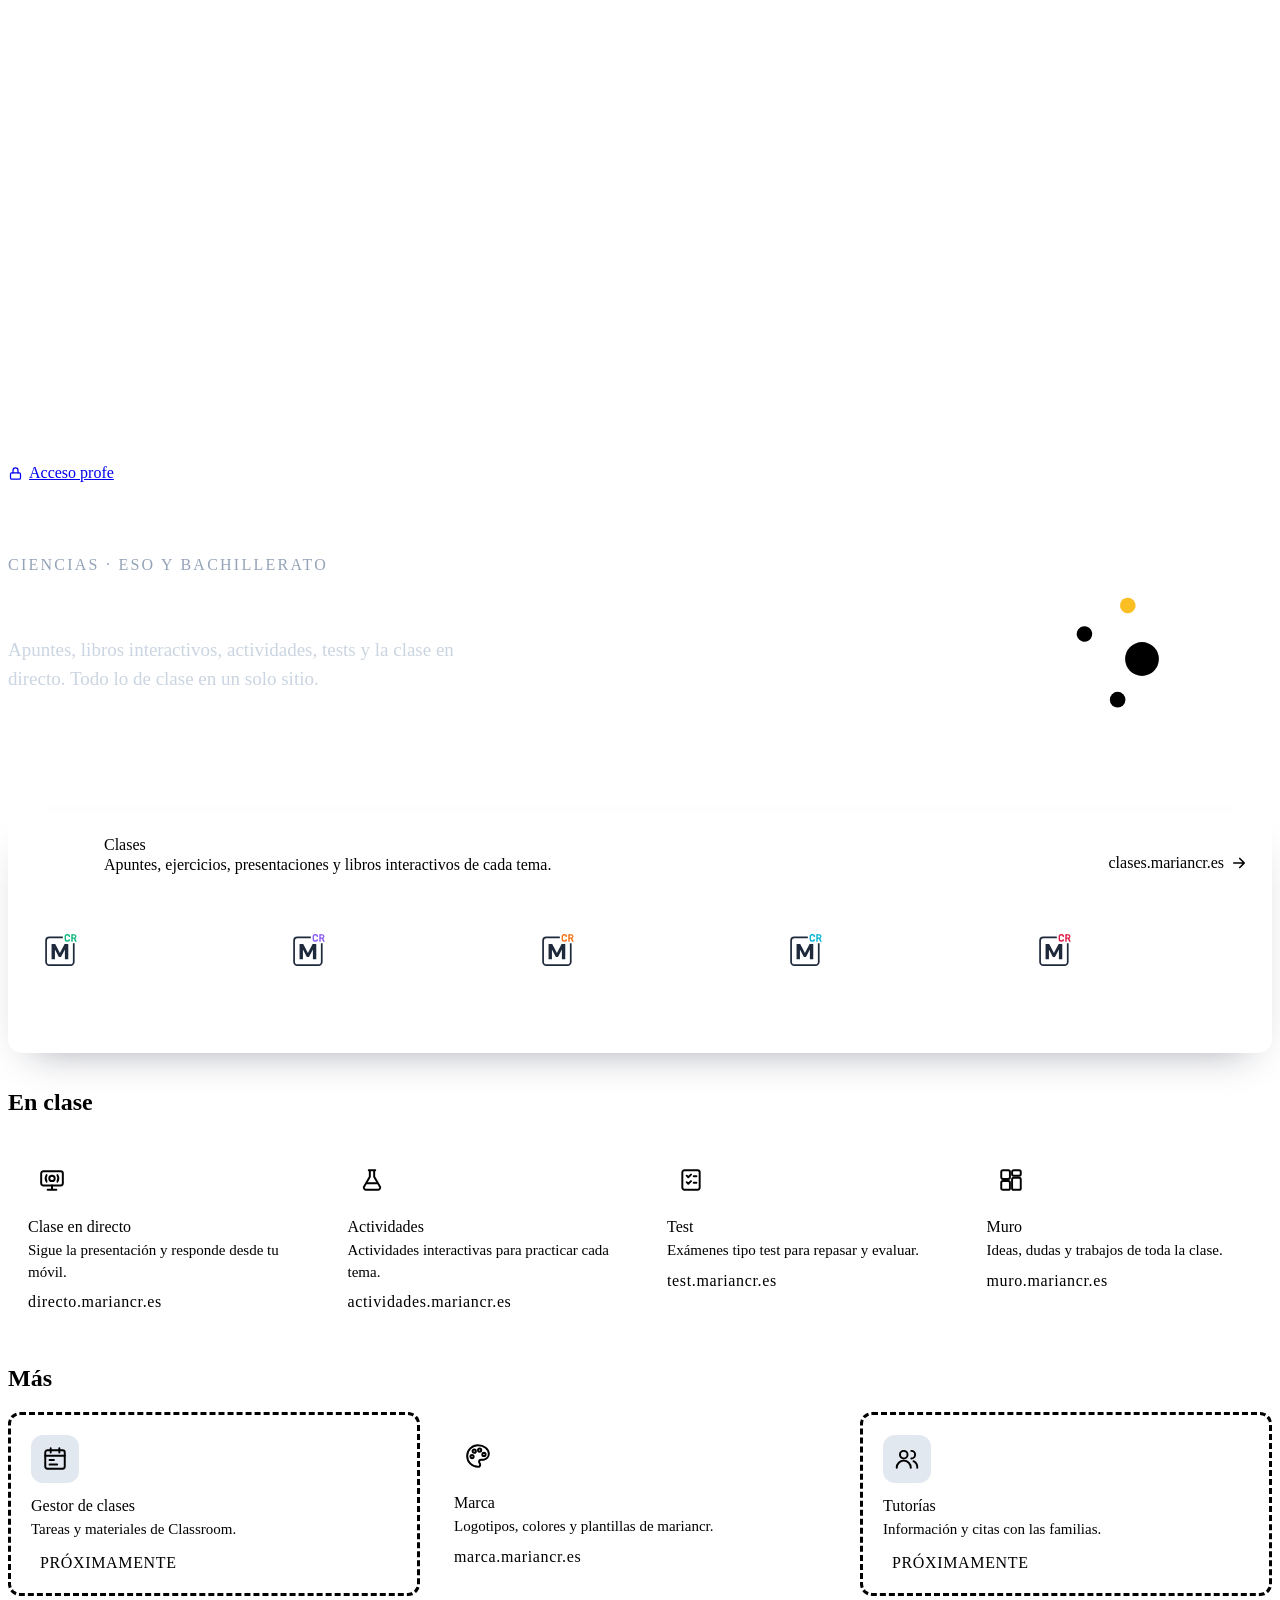
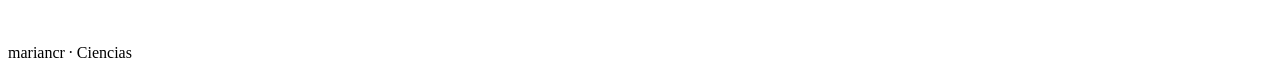
<file: index.html>
<!doctype html>
<html lang="es">
<head>
<meta charset="utf-8">
<meta name="viewport" content="width=device-width,initial-scale=1">
<title>mariancr · Ciencias</title>
<meta name="description" content="Clases, actividades, tests y herramientas de Ciencias para ESO y Bachillerato.">
<meta name="theme-color" content="#1E293B">
<link rel="icon" href="/favicon.ico" sizes="any">
<link rel="icon" href="/favicon.svg" type="image/svg+xml">
<link rel="apple-touch-icon" href="/apple-touch-icon.png">
<link rel="stylesheet" href="https://marca.mariancr.es/mariancr.css">
<link rel="stylesheet" href="/css/web.css">
<link rel="stylesheet" href="/css/portada.css">
</head>
<body class="mcr mcr-app curso-general">
<header class="mcr-barra"><a class="mcr-barra__marca" href="/"><img src="/img/logo-negativo.svg" alt="mariancr"></a>
  <div class="mcr-barra__usuario"><a class="mcr-btn mcr-btn--peq" href="/profe"><svg viewBox="0 0 24 24" aria-hidden="true"><rect x="4" y="11" width="16" height="10" rx="2"/><path d="M8 11V7a4 4 0 0 1 8 0v4"/></svg>Acceso profe</a></div></header>

<section class="mcr-trama-banda heroe"><div class="mcr-contenedor heroe__in">
  <div class="heroe__txt">
    <div class="ojo">Ciencias · ESO y Bachillerato</div>
    <h1>Aprende ciencia<br>a tu ritmo</h1>
    <p>Apuntes, libros interactivos, actividades, tests y la clase en directo. Todo lo de clase en un solo sitio.</p>
    <div class="heroe__acc"><a class="mcr-btn mcr-btn--prim" href="https://clases.mariancr.es/">Ir a Clases <svg class="flecha-ir" viewBox="0 0 24 24" aria-hidden="true"><path d="M5 12h14M13 6l6 6-6 6"/></svg></a><a class="mcr-btn" href="https://directo.mariancr.es/">Clase en directo</a></div>
  </div>
  <svg class="heroe__atomo" viewBox="0 0 200 200" aria-hidden="true">
    <ellipse class="o o1" cx="100" cy="100" rx="88" ry="32"/><ellipse class="o o2" cx="100" cy="100" rx="88" ry="32" transform="rotate(60 100 100)"/><ellipse class="o o3" cx="100" cy="100" rx="88" ry="32" transform="rotate(120 100 100)"/>
    <circle class="n" cx="100" cy="100" r="13"/>
    <g transform="rotate(0 100 100)"><circle class="e e1" r="6"><animateMotion dur="6s" repeatCount="indefinite" path="M12,100 a88,32 0 1,0 176,0 a88,32 0 1,0 -176,0"/></circle></g><g transform="rotate(60 100 100)"><circle class="e e2" r="6"><animateMotion dur="8s" repeatCount="indefinite" path="M12,100 a88,32 0 1,0 176,0 a88,32 0 1,0 -176,0"/></circle></g><g transform="rotate(120 100 100)"><circle class="e e3" r="6"><animateMotion dur="7s" repeatCount="indefinite" path="M12,100 a88,32 0 1,0 176,0 a88,32 0 1,0 -176,0"/></circle></g>
  </svg>
</div></section>

<main class="mcr-contenedor portada">
  <section class="clases" aria-labelledby="t-clases">
    <div class="clases__cab">
      <span class="tool__ico"><svg viewBox="0 0 24 24" aria-hidden="true"><path d="M4 5.5A2.5 2.5 0 0 1 6.5 3H20v15H6.5A2.5 2.5 0 0 0 4 20.5z"/><path d="M4 20.5A2.5 2.5 0 0 0 6.5 23H20v-5"/><path d="M8 7h8M8 11h6"/></svg></span>
      <div><h2 id="t-clases">Clases</h2><p>Apuntes, ejercicios, presentaciones y libros interactivos de cada tema.</p></div>
      <a class="clases__todo" href="https://clases.mariancr.es/">clases.mariancr.es <svg class="flecha-ir" viewBox="0 0 24 24" aria-hidden="true"><path d="M5 12h14M13 6l6 6-6 6"/></svg></a>
    </div>
    <nav class="cursos" aria-label="Elige tu curso"><a class="curso curso-1eso" href="https://clases.mariancr.es/1eso-biogeo"><img src="/img/simbolo-1eso.svg" alt=""><span class="curso__n">1.º ESO</span><span class="curso__m">Biología y Geología</span><svg class="flecha-ir" viewBox="0 0 24 24" aria-hidden="true"><path d="M5 12h14M13 6l6 6-6 6"/></svg></a><a class="curso curso-2eso" href="https://clases.mariancr.es/2eso-fyq"><img src="/img/simbolo-2eso.svg" alt=""><span class="curso__n">2.º ESO</span><span class="curso__m">Física y Química</span><svg class="flecha-ir" viewBox="0 0 24 24" aria-hidden="true"><path d="M5 12h14M13 6l6 6-6 6"/></svg></a><a class="curso curso-4eso" href="https://clases.mariancr.es/4eso-fyq"><img src="/img/simbolo-4eso.svg" alt=""><span class="curso__n">4.º ESO</span><span class="curso__m">Física y Química</span><svg class="flecha-ir" viewBox="0 0 24 24" aria-hidden="true"><path d="M5 12h14M13 6l6 6-6 6"/></svg></a><a class="curso curso-1bach" href="https://clases.mariancr.es/1bach-fyq"><img src="/img/simbolo-1bach.svg" alt=""><span class="curso__n">1.º Bach</span><span class="curso__m">Física y Química</span><svg class="flecha-ir" viewBox="0 0 24 24" aria-hidden="true"><path d="M5 12h14M13 6l6 6-6 6"/></svg></a><a class="curso curso-2bach" href="https://clases.mariancr.es/2bach-quimica"><img src="/img/simbolo-2bach.svg" alt=""><span class="curso__n">2.º Bach</span><span class="curso__m">Química</span><svg class="flecha-ir" viewBox="0 0 24 24" aria-hidden="true"><path d="M5 12h14M13 6l6 6-6 6"/></svg></a></nav>
  </section>

  <h2 class="mcr-seccion">En clase</h2>
  <div class="tools"><a class="tool curso-general" href="https://directo.mariancr.es/"><span class="tool__ico"><svg viewBox="0 0 24 24" aria-hidden="true"><rect x="2" y="4" width="20" height="13" rx="2"/><path d="M8 21h8M12 17v4"/><circle cx="12" cy="10.5" r="2.5"/><path d="M7 7.5a6 6 0 0 0 0 6M17 7.5a6 6 0 0 1 0 6"/></svg></span><span class="tool__txt"><b>Clase en directo</b><span>Sigue la presentación y responde desde tu móvil.</span><small>directo.mariancr.es</small></span><svg class="flecha-ir" viewBox="0 0 24 24" aria-hidden="true"><path d="M5 12h14M13 6l6 6-6 6"/></svg></a><a class="tool curso-1eso" href="https://actividades.mariancr.es/"><span class="tool__ico"><svg viewBox="0 0 24 24" aria-hidden="true"><path d="M9 3h6M10 3v6l-5.5 9.5A2 2 0 0 0 6.2 21h11.6a2 2 0 0 0 1.7-2.5L14 9V3"/><path d="M7.5 15h9"/></svg></span><span class="tool__txt"><b>Actividades</b><span>Actividades interactivas para practicar cada tema.</span><small>actividades.mariancr.es</small></span><svg class="flecha-ir" viewBox="0 0 24 24" aria-hidden="true"><path d="M5 12h14M13 6l6 6-6 6"/></svg></a><a class="tool curso-4eso" href="https://test.mariancr.es/"><span class="tool__ico"><svg viewBox="0 0 24 24" aria-hidden="true"><rect x="4" y="3" width="16" height="18" rx="2"/><path d="m8 8 1.5 1.5L12 7M8 14l1.5 1.5L12 13M14.5 8.5H17M14.5 14.5H17"/></svg></span><span class="tool__txt"><b>Test</b><span>Exámenes tipo test para repasar y evaluar.</span><small>test.mariancr.es</small></span><svg class="flecha-ir" viewBox="0 0 24 24" aria-hidden="true"><path d="M5 12h14M13 6l6 6-6 6"/></svg></a><a class="tool curso-2eso" href="https://muro.mariancr.es/"><span class="tool__ico"><svg viewBox="0 0 24 24" aria-hidden="true"><rect x="3" y="3" width="8" height="8" rx="1.5"/><rect x="13" y="3" width="8" height="5" rx="1.5"/><rect x="13" y="10" width="8" height="11" rx="1.5"/><rect x="3" y="13" width="8" height="8" rx="1.5"/></svg></span><span class="tool__txt"><b>Muro</b><span>Ideas, dudas y trabajos de toda la clase.</span><small>muro.mariancr.es</small></span><svg class="flecha-ir" viewBox="0 0 24 24" aria-hidden="true"><path d="M5 12h14M13 6l6 6-6 6"/></svg></a></div>

  <h2 class="mcr-seccion">Más</h2>
  <div class="tools"><div class="tool tool--pronto"><span class="tool__ico"><svg viewBox="0 0 24 24" aria-hidden="true"><rect x="3" y="4" width="18" height="17" rx="2"/><path d="M3 9h18M8 2v4M16 2v4M7 13h4M7 17h7"/></svg></span><span class="tool__txt"><b>Gestor de clases</b><span>Tareas y materiales de Classroom.</span><small class="pronto">Próximamente</small></span></div><a class="tool curso-2bach" href="https://marca.mariancr.es/"><span class="tool__ico"><svg viewBox="0 0 24 24" aria-hidden="true"><circle cx="13.5" cy="6.5" r="1.5"/><circle cx="17.5" cy="10.5" r="1.5"/><circle cx="8.5" cy="7.5" r="1.5"/><circle cx="6.5" cy="12.5" r="1.5"/><path d="M12 2a10 10 0 0 0 0 20c1.1 0 2-.9 2-2 0-.5-.2-1-.5-1.3-.3-.4-.5-.8-.5-1.3 0-1.1.9-2 2-2h2.3A5.5 5.5 0 0 0 22 10c0-4.4-4.5-8-10-8z"/></svg></span><span class="tool__txt"><b>Marca</b><span>Logotipos, colores y plantillas de mariancr.</span><small>marca.mariancr.es</small></span><svg class="flecha-ir" viewBox="0 0 24 24" aria-hidden="true"><path d="M5 12h14M13 6l6 6-6 6"/></svg></a><div class="tool tool--pronto"><span class="tool__ico"><svg viewBox="0 0 24 24" aria-hidden="true"><circle cx="9" cy="8" r="3.5"/><path d="M2.5 20a6.5 6.5 0 0 1 13 0"/><path d="M16 4.5a3.5 3.5 0 0 1 0 7M18 14a6.5 6.5 0 0 1 3.5 6"/></svg></span><span class="tool__txt"><b>Tutorías</b><span>Información y citas con las familias.</span><small class="pronto">Próximamente</small></span></div></div>
</main>
<footer class="mcr-pie-app">mariancr · Ciencias</footer>
</body>
</html>
</file>
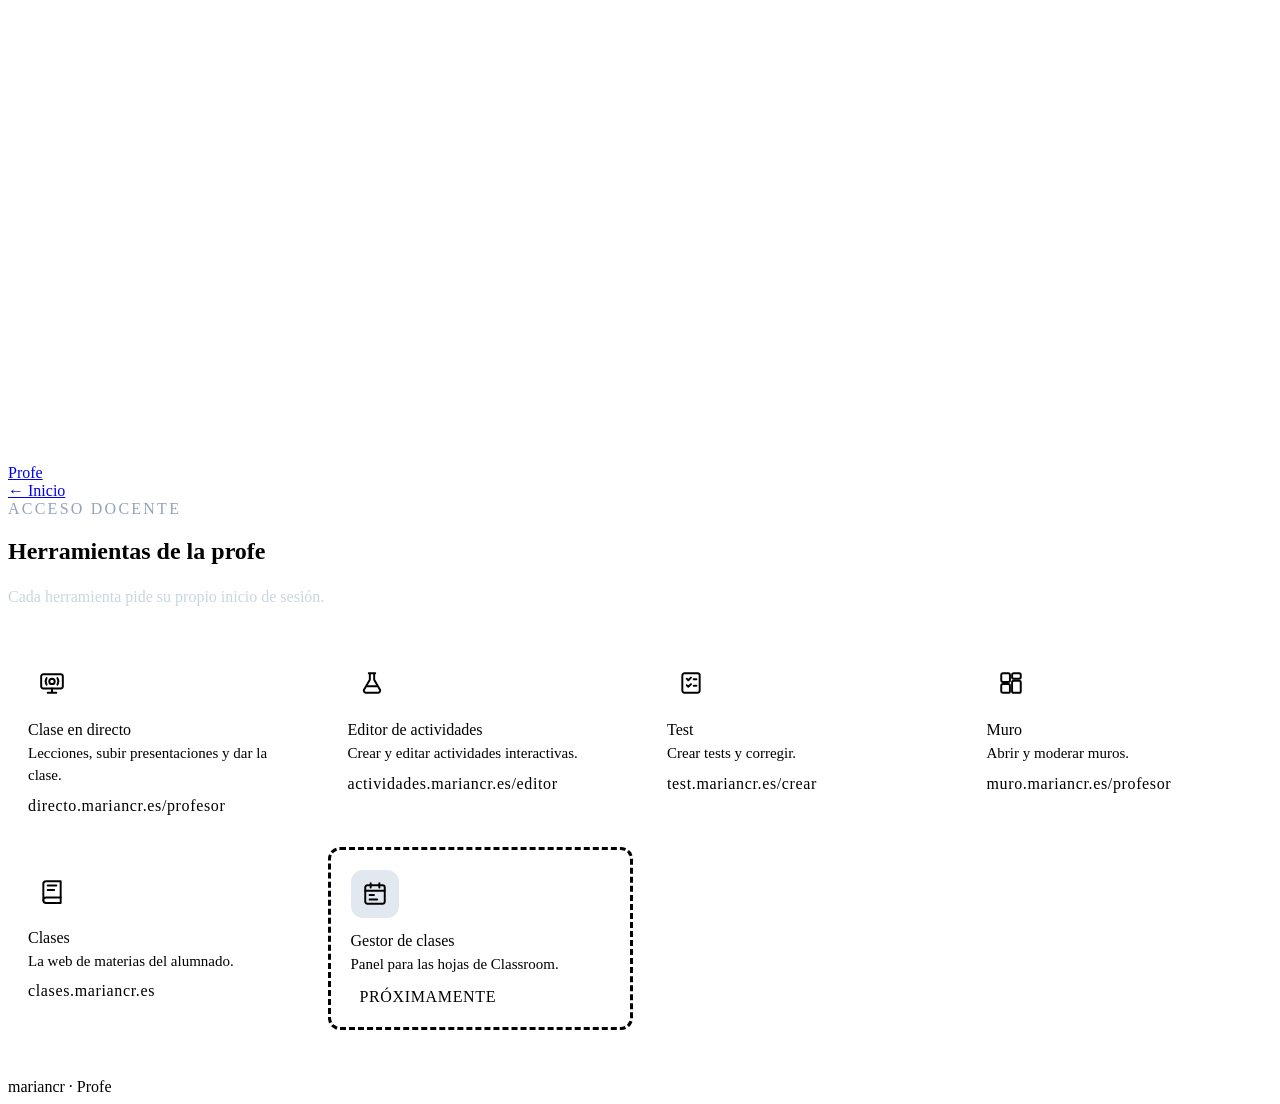
<file: profe.html>
<!doctype html>
<html lang="es">
<head>
<meta charset="utf-8">
<meta name="viewport" content="width=device-width,initial-scale=1">
<meta name="robots" content="noindex">
<title>mariancr · Profe</title>
<link rel="icon" href="/favicon.ico" sizes="any">
<link rel="icon" href="/favicon.svg" type="image/svg+xml">
<link rel="stylesheet" href="https://marca.mariancr.es/mariancr.css">
<link rel="stylesheet" href="/css/web.css">
<link rel="stylesheet" href="/css/portada.css">
</head>
<body class="mcr mcr-app curso-general">
<header class="mcr-barra"><a class="mcr-barra__marca" href="/"><img src="/img/logo-negativo.svg" alt="mariancr"><span class="mcr-barra__nombre">Profe</span></a>
  <div class="mcr-barra__usuario"><a class="mcr-btn mcr-btn--peq" href="/">← Inicio</a></div></header>
<section class="mcr-trama-banda"><div class="mcr-contenedor mcr-hero">
  <div class="ojo">Acceso docente</div><h1>Herramientas de la profe</h1>
  <p>Cada herramienta pide su propio inicio de sesión.</p>
</div></section>
<main class="mcr-contenedor portada">
  <div class="tools"><a class="tool curso-general" href="https://directo.mariancr.es/profesor.html"><span class="tool__ico"><svg viewBox="0 0 24 24" aria-hidden="true"><rect x="2" y="4" width="20" height="13" rx="2"/><path d="M8 21h8M12 17v4"/><circle cx="12" cy="10.5" r="2.5"/><path d="M7 7.5a6 6 0 0 0 0 6M17 7.5a6 6 0 0 1 0 6"/></svg></span><span class="tool__txt"><b>Clase en directo</b><span>Lecciones, subir presentaciones y dar la clase.</span><small>directo.mariancr.es/profesor</small></span><svg class="flecha-ir" viewBox="0 0 24 24" aria-hidden="true"><path d="M5 12h14M13 6l6 6-6 6"/></svg></a><a class="tool curso-1eso" href="https://actividades.mariancr.es/editor.html"><span class="tool__ico"><svg viewBox="0 0 24 24" aria-hidden="true"><path d="M9 3h6M10 3v6l-5.5 9.5A2 2 0 0 0 6.2 21h11.6a2 2 0 0 0 1.7-2.5L14 9V3"/><path d="M7.5 15h9"/></svg></span><span class="tool__txt"><b>Editor de actividades</b><span>Crear y editar actividades interactivas.</span><small>actividades.mariancr.es/editor</small></span><svg class="flecha-ir" viewBox="0 0 24 24" aria-hidden="true"><path d="M5 12h14M13 6l6 6-6 6"/></svg></a><a class="tool curso-4eso" href="https://test.mariancr.es/crear.html"><span class="tool__ico"><svg viewBox="0 0 24 24" aria-hidden="true"><rect x="4" y="3" width="16" height="18" rx="2"/><path d="m8 8 1.5 1.5L12 7M8 14l1.5 1.5L12 13M14.5 8.5H17M14.5 14.5H17"/></svg></span><span class="tool__txt"><b>Test</b><span>Crear tests y corregir.</span><small>test.mariancr.es/crear</small></span><svg class="flecha-ir" viewBox="0 0 24 24" aria-hidden="true"><path d="M5 12h14M13 6l6 6-6 6"/></svg></a><a class="tool curso-2eso" href="https://muro.mariancr.es/profesor.html"><span class="tool__ico"><svg viewBox="0 0 24 24" aria-hidden="true"><rect x="3" y="3" width="8" height="8" rx="1.5"/><rect x="13" y="3" width="8" height="5" rx="1.5"/><rect x="13" y="10" width="8" height="11" rx="1.5"/><rect x="3" y="13" width="8" height="8" rx="1.5"/></svg></span><span class="tool__txt"><b>Muro</b><span>Abrir y moderar muros.</span><small>muro.mariancr.es/profesor</small></span><svg class="flecha-ir" viewBox="0 0 24 24" aria-hidden="true"><path d="M5 12h14M13 6l6 6-6 6"/></svg></a><a class="tool curso-2bach" href="https://clases.mariancr.es/"><span class="tool__ico"><svg viewBox="0 0 24 24" aria-hidden="true"><path d="M4 5.5A2.5 2.5 0 0 1 6.5 3H20v15H6.5A2.5 2.5 0 0 0 4 20.5z"/><path d="M4 20.5A2.5 2.5 0 0 0 6.5 23H20v-5"/><path d="M8 7h8M8 11h6"/></svg></span><span class="tool__txt"><b>Clases</b><span>La web de materias del alumnado.</span><small>clases.mariancr.es</small></span><svg class="flecha-ir" viewBox="0 0 24 24" aria-hidden="true"><path d="M5 12h14M13 6l6 6-6 6"/></svg></a><div class="tool tool--pronto"><span class="tool__ico"><svg viewBox="0 0 24 24" aria-hidden="true"><rect x="3" y="4" width="18" height="17" rx="2"/><path d="M3 9h18M8 2v4M16 2v4M7 13h4M7 17h7"/></svg></span><span class="tool__txt"><b>Gestor de clases</b><span>Panel para las hojas de Classroom.</span><small class="pronto">Próximamente</small></span></div></div>
</main>
<footer class="mcr-pie-app">mariancr · Profe</footer>
</body>
</html>
</file>
<file: css/web.css>
/* mariancr · web de materias. Se carga después de mariancr.css (hoja común de la marca). */
[hidden]{display:none!important}
.mcr-app{display:flex;flex-direction:column}
.mcr-app>main{flex:1}
.mcr-contenedor{width:100%}
.ojo{font:600 11px var(--font-marca);letter-spacing:.14em;text-transform:uppercase;color:var(--gris-web)}
.mcr-hero .ojo{color:#94A3B8}
.mcr-hero p{color:#CBD5E1;margin-top:8px;max-width:60ch;line-height:1.5}
.pronto{font:600 11px var(--font-marca);letter-spacing:.08em;text-transform:uppercase;color:var(--gris-web);border:1px dashed var(--linea);border-radius:999px;padding:3px 9px;white-space:nowrap}
.pdf{font:700 10px var(--font-marca);letter-spacing:.08em;color:var(--texto);border:1px solid color-mix(in srgb,var(--acento) 45%,transparent);border-radius:3px;padding:2px 5px;flex:none}
.migas{font:500 13px var(--font-marca);color:#94A3B8;display:flex;flex-wrap:wrap;gap:6px}
.migas a{color:#CBD5E1;text-decoration:none}.migas a:hover{color:#fff}
.migas b{color:#fff;font-weight:600}
.num-tema{font:700 clamp(64px,10vw,104px)/.8 var(--font-marca);color:var(--acento);letter-spacing:-.04em}
.hero-portada{display:flex;align-items:center;flex-wrap:wrap;gap:14px 28px}
.hero-logo{margin:0}
.hero-txt{border-left:1px solid rgba(255,255,255,.25);padding-left:28px}
.hero-txt p{margin-top:4px}
.hero-logo img{display:block;height:clamp(48px,8vw,72px);width:auto}
.cargando{padding:40px 0;color:var(--gris-web);font:500 15px var(--font-marca)}

/* Portada: índice de cursos con pestaña lateral y desplegable de temas */
.indice-cursos{list-style:none;margin:16px 0 0;padding:0;display:grid;gap:10px}
.curso-fila{list-style:none}
.curso-fila summary{list-style:none;cursor:pointer;position:relative;display:grid;grid-template-columns:auto 1fr auto;gap:16px;align-items:center;background:var(--papel);border:1px solid var(--borde-web);border-radius:6px;padding:16px 64px 16px 18px;color:var(--tinta);overflow:hidden}
.curso-fila summary::-webkit-details-marker{display:none}
.curso-fila summary::after{content:attr(data-tab);position:absolute;right:0;top:0;bottom:0;width:48px;display:flex;align-items:center;justify-content:center;background:var(--acento);color:var(--sobre-acento);font:700 13px var(--font-marca);writing-mode:vertical-rl;transform:rotate(180deg);letter-spacing:.06em}
.curso-fila[open] summary{border-bottom-left-radius:0;border-bottom-right-radius:0}
.curso-fila__ico{width:44px;height:44px}
.curso-fila__t{font:700 19px var(--font-marca)}
.curso-fila__s{color:var(--gris-web);font-size:14px;margin-top:2px}
.curso-fila__der{display:flex;gap:6px;align-items:center;justify-content:flex-end;flex-wrap:wrap}
.chip-temas{font:700 13px var(--font-marca);height:28px;padding:0 10px;display:inline-flex;align-items:center;border-radius:4px;background:var(--acento);color:var(--sobre-acento)}
.curso-fila .flecha{width:10px;height:10px;border-right:2px solid var(--gris-web);border-bottom:2px solid var(--gris-web);transform:rotate(45deg);margin:0 4px 4px 10px;transition:transform .15s}
.curso-fila[open] .flecha{transform:rotate(-135deg);margin-bottom:-4px}
.lista-temas{list-style:none;margin:0;padding:6px 64px 10px 78px;background:var(--papel);border:1px solid var(--borde-web);border-top:0;border-radius:0 0 6px 6px}
.lista-temas li{border-bottom:1px solid var(--borde-web)}
.lista-temas li:last-child{border-bottom:0}
.lista-temas a{display:flex;align-items:center;gap:12px;padding:10px 0;color:var(--tinta);text-decoration:none;font:600 16px var(--font-marca)}
.lista-temas a:hover{color:var(--texto)}
.lista-temas b{font:700 20px var(--font-marca);color:var(--acento);min-width:24px}
.lista-temas .vacio{padding:10px 0;color:var(--gris-web);font:500 15px var(--font-marca)}
.recursos{display:grid;grid-template-columns:repeat(4,minmax(0,1fr));gap:12px;max-width:960px;margin-bottom:8px}
.recurso{display:flex;align-items:center;gap:12px;padding:12px 18px 12px 12px;background:var(--papel);border:1px solid var(--borde-web);border-radius:6px;color:var(--tinta);text-decoration:none;font:600 16px var(--font-marca);transition:transform .15s,box-shadow .15s}
.recurso:hover{transform:translateY(-2px);box-shadow:0 10px 22px -14px var(--acento-general)}
.recurso img{width:40px;height:40px}

/* Página del tema */
.tema-cab{display:flex;align-items:flex-end;gap:20px;flex-wrap:wrap;margin-top:14px}
.mat{display:flex;gap:12px;align-items:center;min-height:77px;padding:14px;background:var(--papel);border:1px solid var(--borde-web);border-left:5px solid var(--acento);border-radius:6px;text-decoration:none;color:var(--tinta);font:inherit;text-align:left;cursor:pointer;width:100%;transition:transform .15s,box-shadow .15s}
.mat:hover{transform:translateY(-2px);box-shadow:0 10px 22px -14px var(--acento)}
.mat b{display:block;font:600 16px var(--font-marca)}
.mat small{display:block;margin-top:2px;color:var(--gris-web);font-size:13px}
.mat[disabled]{cursor:default;border-left-color:var(--linea);opacity:.7}
.mat[disabled]:hover{transform:none;box-shadow:none}
.mat[disabled] .pdf{color:var(--gris-web);border-color:var(--linea)}
.mat--libro{min-height:0;background:var(--suave);border-color:color-mix(in srgb,var(--acento) 40%,transparent);border-left-color:var(--acento);cursor:default}
.mat--libro:hover{transform:none;box-shadow:none}
.mat--libro .mcr-btn{margin-left:auto}
.grupo .mcr-seccion{margin-top:24px}
.mats{display:grid;grid-template-columns:repeat(4,minmax(0,1fr));gap:12px;margin-top:12px}

/* Visor de PDF integrado */
.visor{position:fixed;inset:0;z-index:50;display:flex;flex-direction:column;background:var(--papel-alto)}
.visor__barra{display:flex;align-items:center;flex-wrap:wrap;gap:10px 16px;background:var(--banda);color:#fff;border-bottom:4px solid var(--acento);padding:calc(10px + env(safe-area-inset-top,0px)) max(16px,env(safe-area-inset-right,0px)) 10px max(16px,env(safe-area-inset-left,0px))}
.visor__barra .mcr-btn{background:transparent;color:#fff;border-color:rgba(255,255,255,.35)}
.visor__barra .mcr-btn--prim{background:var(--acento);border-color:var(--acento);color:var(--sobre-acento)}
.visor__tit{display:grid;gap:2px;min-width:0}
.visor__tit .ojo{color:#94A3B8}
.visor__tit strong{font:700 18px var(--font-marca);white-space:nowrap;overflow:hidden;text-overflow:ellipsis}
.visor__acc{margin-left:auto;display:flex;gap:8px;flex-wrap:wrap}
.visor iframe{flex:1;width:100%;border:0;background:var(--papel-alto)}

/* Libro interactivo */
.pestanas{display:flex;gap:4px;overflow-x:auto;background:var(--banda);padding:0 max(16px,env(safe-area-inset-right,0px)) 0 max(16px,env(safe-area-inset-left,0px))}
.pestanas a{display:flex;align-items:center;gap:8px;padding:10px 14px;font:600 14px var(--font-marca);color:#CBD5E1;text-decoration:none;border-radius:6px 6px 0 0;white-space:nowrap}
.pestanas a b{color:var(--acento)}
.pestanas a[aria-current="true"]{background:var(--papel-alto);color:var(--tinta)}
.pestanas a[aria-current="true"] b{color:var(--texto)}
.lector{display:grid;grid-template-columns:200px minmax(0,1fr);gap:24px;padding-block:24px 32px;max-width:1160px}
.toc{position:sticky;top:16px;align-self:start;font-size:14px}
.toc ol{list-style:none;margin:0;padding:0;display:grid;gap:2px}
.toc a{display:flex;gap:8px;padding:6px 8px;border-radius:4px;color:var(--tinta);text-decoration:none;line-height:1.3}
.toc a:hover{background:var(--suave)}
.toc a span{font:600 13px var(--font-marca);color:var(--texto);min-width:30px}
.hoja{background:var(--papel);border:1px solid var(--borde-web);border-radius:6px;padding:28px 32px;min-width:0;overflow:hidden}
.hoja .cuerpo>h1.ap:first-child,.hoja .cuerpo>.apertura:first-child{margin-top:0}
.hoja .apertura{margin-bottom:24px}
.hoja .apertura .zona-tit{margin-top:0}
.hoja .mcr-actividades{clear:both}
.hoja .cuerpo [id]{scroll-margin-top:16px}
.pasar{display:flex;justify-content:space-between;gap:12px;flex-wrap:wrap;margin-top:24px;padding-top:14px;border-top:1px solid var(--linea)}
.pasar a{font:600 14px var(--font-marca);color:var(--texto);text-decoration:none}

/* Recuadro de actividades en la web: lista + actividades dentro de la página */
.hoja .mcr-actividades{display:block;margin:16px 0 20px;border:1px solid color-mix(in srgb,var(--acento) 40%,transparent);border-radius:6px;overflow:hidden;padding:0;background:var(--papel)}
.hoja .mcr-actividades .qr{display:none}
.hoja .mcr-actividades .tit{display:flex;justify-content:space-between;align-items:center;gap:10px;flex-wrap:wrap;margin:0;padding:10px 16px;background:var(--texto);color:var(--sobre-acento);font:700 12px var(--font-marca);letter-spacing:.12em;text-transform:uppercase}
.hoja .mcr-actividades ul{margin:0;padding:10px 16px 10px 34px}
.hoja .mcr-actividades li{text-align:left}
.act-abrir{margin:0 16px 14px}
.hoja .mcr-actividades iframe{display:block;width:100%;border:0;border-top:1px solid var(--borde-web);min-height:240px;background:var(--papel-alto)}

@media (max-width:900px){
 .lector{grid-template-columns:1fr}
 .toc{position:static}
 .toc ol{display:flex;flex-wrap:wrap;gap:6px}
 .toc a{border:1px solid var(--borde-web);background:var(--papel)}
 .hoja{padding:20px 18px}
 .hoja.tipo-apuntes .cuerpo{padding-right:0}
 .hoja.tipo-apuntes .cuerpo h1{margin-right:0}
 .hoja.tipo-apuntes .cuerpo>.mcr-tabla.ancha{width:100%}
 .hoja .mcr-nota{float:none;width:auto;margin:0 0 12px;display:block}
 .hoja .cuerpo>.mcr-tabla.ancha,.hoja .cuerpo>.mcr-caja,.hoja .cuerpo>.practica,.hoja .cuerpo>figure.ancha,.hoja .cuerpo>.dos-col{margin-right:0!important;width:100%!important}
 .hoja table{display:block;overflow-x:auto}
 .mats{grid-template-columns:repeat(2,minmax(0,1fr))}
}
@media (max-width:560px){
 .curso-fila summary{grid-template-columns:auto 1fr;padding-right:56px}
 .curso-fila__der{grid-column:1/-1;justify-content:flex-start}
 .lista-temas{padding:4px 16px 8px}
 .recursos{grid-template-columns:repeat(2,minmax(0,1fr))}
 .hero-txt{border-left:0;padding-left:0}
 .mat--libro{flex-wrap:wrap}.mat--libro .mcr-btn{margin-left:0}
 .visor__acc{margin-left:0;width:100%}.visor__acc .mcr-btn{flex:1}
}
@media (max-width:420px){.mats{grid-template-columns:1fr}}
@media (prefers-reduced-motion:reduce){*{transition:none!important}}
</file>
<file: css/portada.css>
/* mariancr.es · portada-recopilatorio (después de mariancr.css y web.css) */
.mcr-barra .mcr-btn{display:inline-flex;align-items:center;gap:6px}
.mcr-barra .mcr-btn svg{width:15px;height:15px;fill:none;stroke:currentColor;stroke-width:2;stroke-linecap:round;stroke-linejoin:round}
.flecha-ir{width:18px;height:18px;fill:none;stroke:currentColor;stroke-width:2.2;stroke-linecap:round;stroke-linejoin:round;flex:none}

/* Héroe */
.heroe{overflow:hidden}
.heroe__in{display:grid;grid-template-columns:minmax(0,1fr) auto;align-items:center;gap:24px;padding-block:44px 52px;color:#fff}
.heroe h1{font:600 clamp(36px,6vw,64px)/1.02 var(--font-titulos);letter-spacing:-.02em;color:#fff;margin:10px 0 0}
.heroe p{color:#CBD5E1;font-size:clamp(16px,2vw,19px);line-height:1.5;max-width:52ch;margin-top:16px}
.heroe .ojo{color:#94A3B8}
.heroe__acc{display:flex;flex-wrap:wrap;gap:10px;margin-top:26px}
.heroe__acc .mcr-btn{display:inline-flex;align-items:center;gap:8px;padding:12px 20px;font-size:16px;background:transparent;color:#fff;border-color:rgba(255,255,255,.35)}
.heroe__acc .mcr-btn--prim{background:var(--acento);border-color:var(--acento);color:#fff}
.heroe__acc .mcr-btn:hover{border-color:#fff}
.heroe__atomo{width:clamp(150px,22vw,260px);height:auto;overflow:visible}
.heroe__atomo .o{fill:none;stroke:rgba(255,255,255,.28);stroke-width:1.6}
.heroe__atomo .n{fill:var(--acento-general)}
.heroe__atomo .e1{fill:var(--acento-2bach)}.heroe__atomo .e2{fill:var(--acento-1eso)}.heroe__atomo .e3{fill:#FBBF24}
.portada{padding-block:0 48px}

/* Bloque Clases */
.clases{position:relative;margin-top:-28px;background:var(--papel);border:1px solid var(--borde-web);border-radius:14px;box-shadow:0 18px 40px -24px rgba(15,23,42,.45);overflow:hidden}
.clases__cab{display:flex;align-items:center;gap:16px;padding:22px 24px;flex-wrap:wrap}
.clases__cab h2{font:700 26px var(--font-marca);margin:0;color:var(--tinta)}
.clases__cab p{color:var(--gris-web);margin-top:2px}
.clases__todo{margin-left:auto;display:inline-flex;align-items:center;gap:6px;font:600 14px var(--font-marca);color:var(--texto);text-decoration:none}
.clases__todo:hover{text-decoration:underline}
.cursos{display:grid;grid-template-columns:repeat(5,minmax(0,1fr));gap:10px;padding:0 16px 16px}
.curso{position:relative;display:grid;gap:2px;padding:16px 16px 18px;border-radius:10px;text-decoration:none;color:#fff;background:linear-gradient(135deg,var(--acento),color-mix(in srgb,var(--acento) 70%,#0F172A));overflow:hidden;transition:transform .18s,box-shadow .18s}
.curso::after{content:"";position:absolute;inset:0;background-image:linear-gradient(rgba(255,255,255,.12) 1px,transparent 1px),linear-gradient(90deg,rgba(255,255,255,.12) 1px,transparent 1px);background-size:14px 14px;mask-image:linear-gradient(135deg,transparent 45%,#000);pointer-events:none}
.curso:hover{transform:translateY(-3px);box-shadow:0 14px 26px -14px var(--acento)}
.curso img{width:34px;height:34px;background:#fff;border-radius:8px;padding:4px;margin-bottom:10px}
.curso__n{font:700 21px var(--font-marca)}
.curso__m{font-size:14px;opacity:.92}
.curso .flecha-ir{position:absolute;right:14px;top:18px;transition:transform .18s}
.curso:hover .flecha-ir{transform:translateX(3px)}

/* Herramientas */
.portada .mcr-seccion{margin-top:36px}
.tools{display:grid;grid-template-columns:repeat(auto-fill,minmax(250px,1fr));gap:14px;margin-top:14px}
.tool{position:relative;display:flex;flex-direction:column;gap:14px;padding:20px 20px 18px;background:var(--papel);border:1px solid var(--borde-web);border-radius:12px;color:var(--tinta);text-decoration:none;transition:transform .18s,box-shadow .18s,border-color .18s}
a.tool:hover{transform:translateY(-3px);border-color:color-mix(in srgb,var(--acento) 50%,var(--borde-web));box-shadow:0 14px 28px -18px var(--acento)}
.tool__ico{width:48px;height:48px;border-radius:12px;display:grid;place-items:center;background:color-mix(in srgb,var(--acento) 14%,#fff);color:var(--texto);flex:none}
.tool__ico svg{width:26px;height:26px;fill:none;stroke:currentColor;stroke-width:1.8;stroke-linecap:round;stroke-linejoin:round}
.clases__cab .tool__ico{width:56px;height:56px;background:var(--acento-general);color:#fff}
.tool__txt{display:grid;gap:4px}
.tool__txt b{font:700 19px var(--font-marca)}
.tool__txt span{color:var(--gris-web);font-size:15px;line-height:1.45}
.tool__txt small{font:600 12px var(--font-marca);letter-spacing:.04em;color:var(--texto);margin-top:6px}
.tool .flecha-ir{position:absolute;right:18px;top:22px;color:var(--gris-web);opacity:0;transform:translateX(-4px);transition:opacity .18s,transform .18s}
a.tool:hover .flecha-ir{opacity:1;transform:none;color:var(--texto)}
.tool--pronto{background:var(--fondo-grupo);border-style:dashed}
.tool--pronto .tool__ico{background:#E2E8F0;color:var(--gris-web)}
.tool--pronto b{color:var(--gris-web)}
.tool--pronto small.pronto{justify-self:start;color:var(--gris-web)}

@media (max-width:900px){.cursos{grid-template-columns:repeat(3,minmax(0,1fr))}}
@media (max-width:640px){
  .heroe__in{grid-template-columns:1fr;padding-block:32px 48px}
  .heroe__atomo{position:absolute;right:-40px;top:10px;width:170px;opacity:.35}
  .heroe__in{position:relative}
  .cursos{grid-template-columns:repeat(2,minmax(0,1fr))}
  .clases__todo{margin-left:0}
}

.tools{grid-template-columns:repeat(4,minmax(0,1fr))}
.tools:has(> :nth-child(3):last-child){grid-template-columns:repeat(3,minmax(0,1fr))}
@media (max-width:900px){.tools,.tools:has(> :nth-child(3):last-child){grid-template-columns:repeat(2,minmax(0,1fr))}}
@media (max-width:640px){
  .cursos .curso:last-child{grid-column:1/-1}
  .tools,.tools:has(> :nth-child(3):last-child){grid-template-columns:1fr;gap:10px}
  .tool{flex-direction:row;align-items:flex-start;padding:16px}
  .tool .flecha-ir{opacity:1;transform:none;top:18px;right:16px}
  .tool__txt{padding-right:22px}
}
</file>
